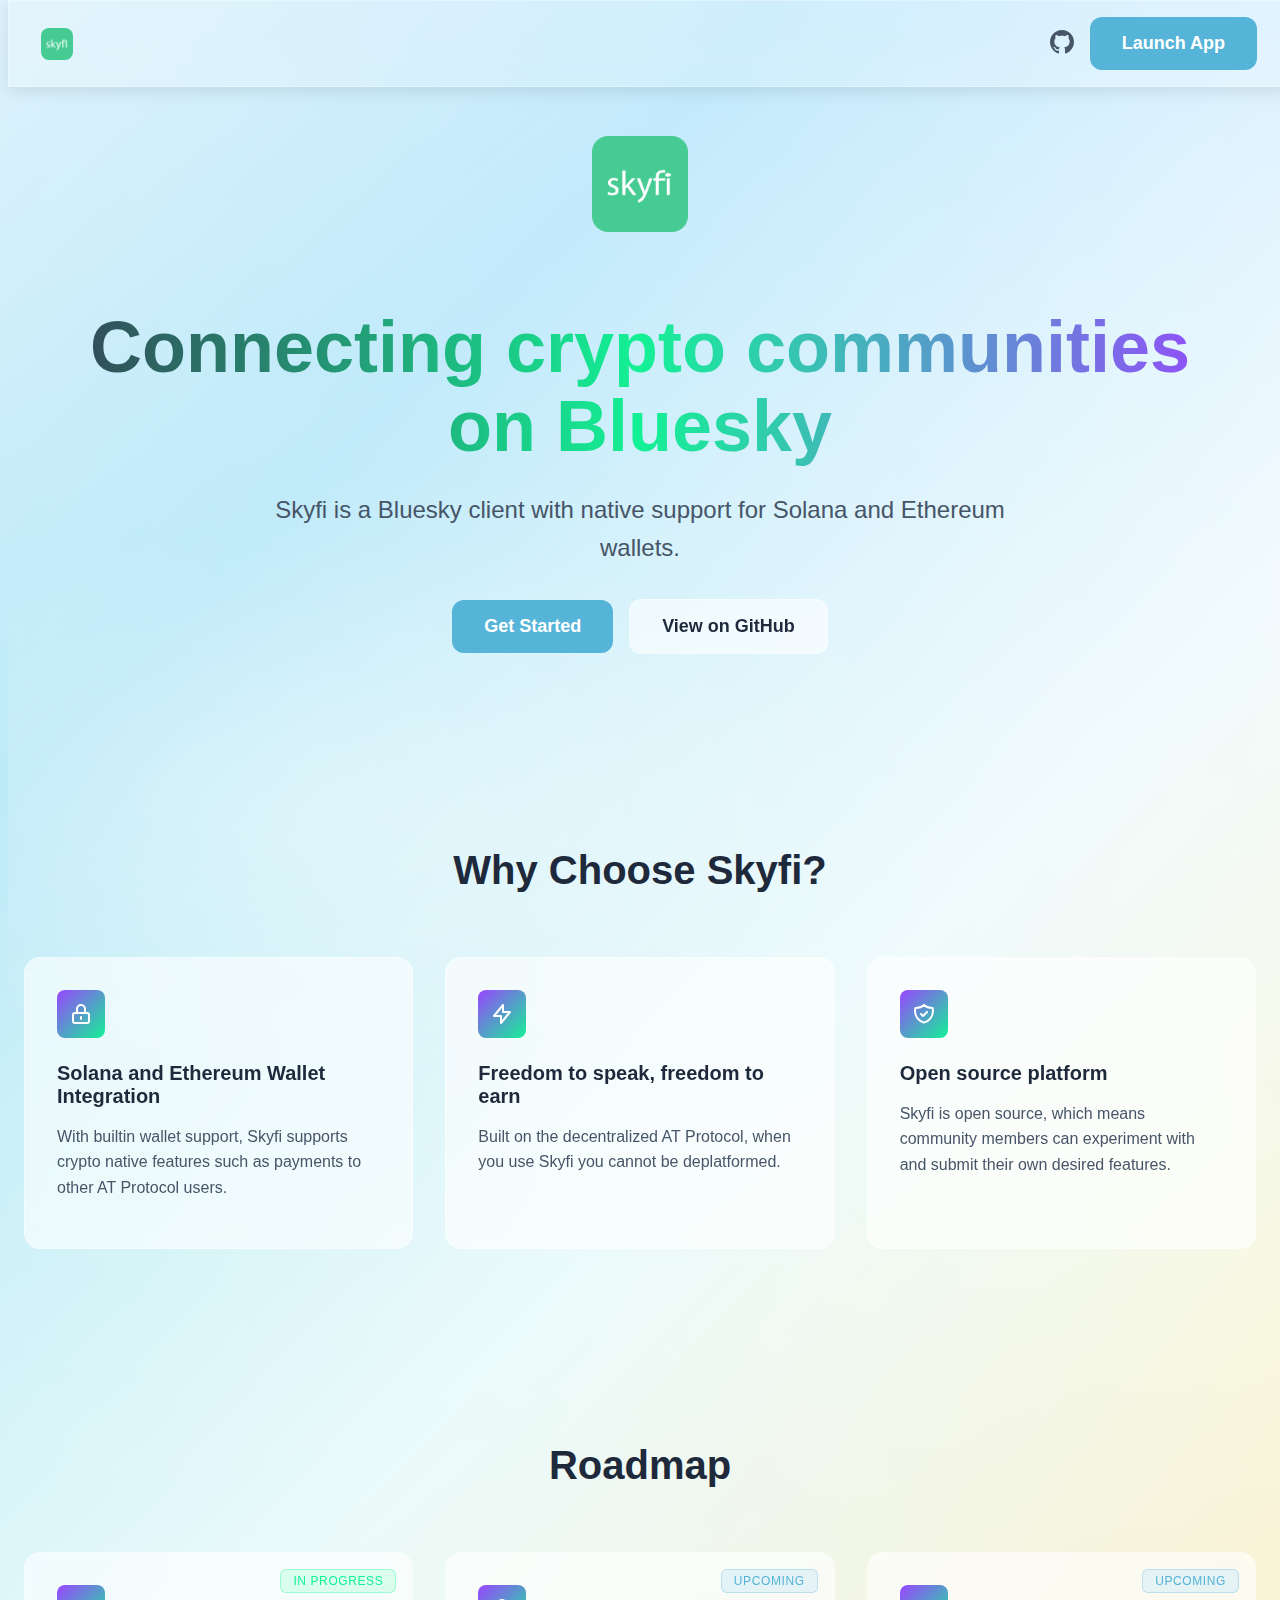
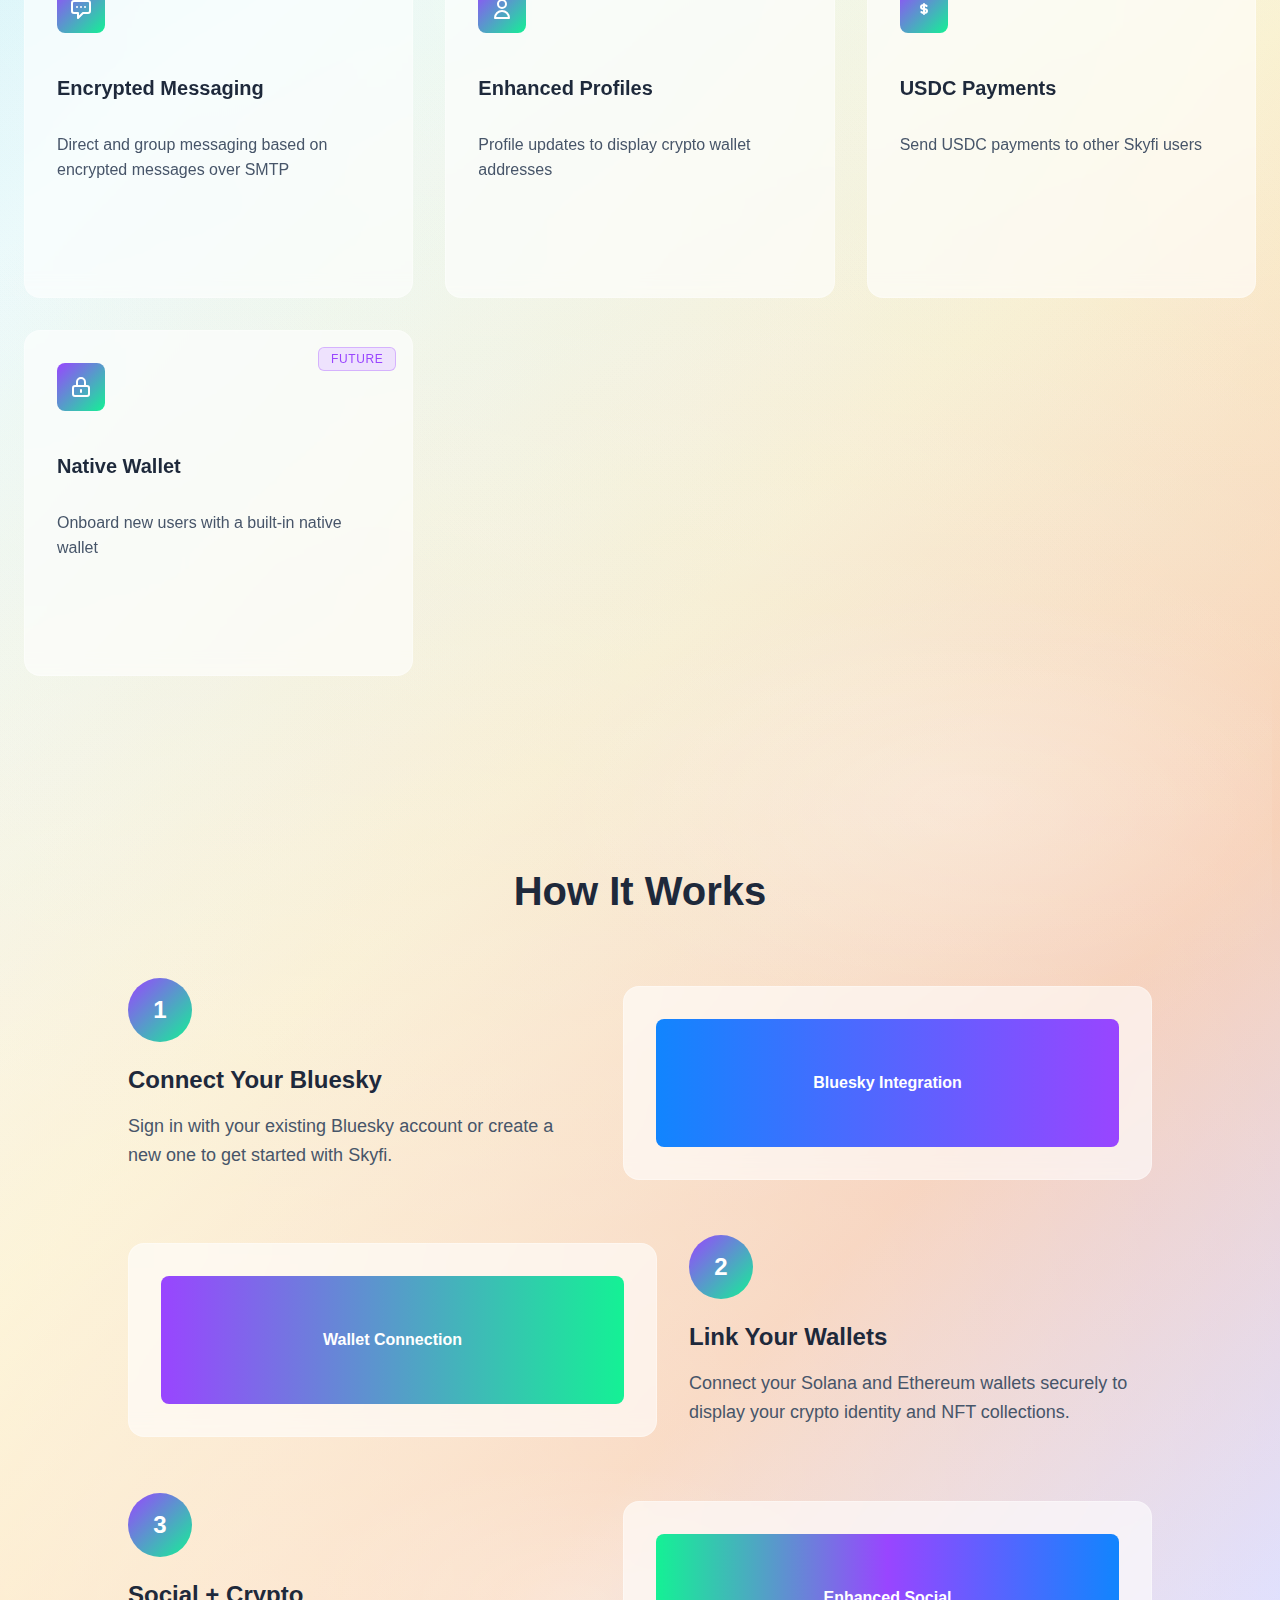
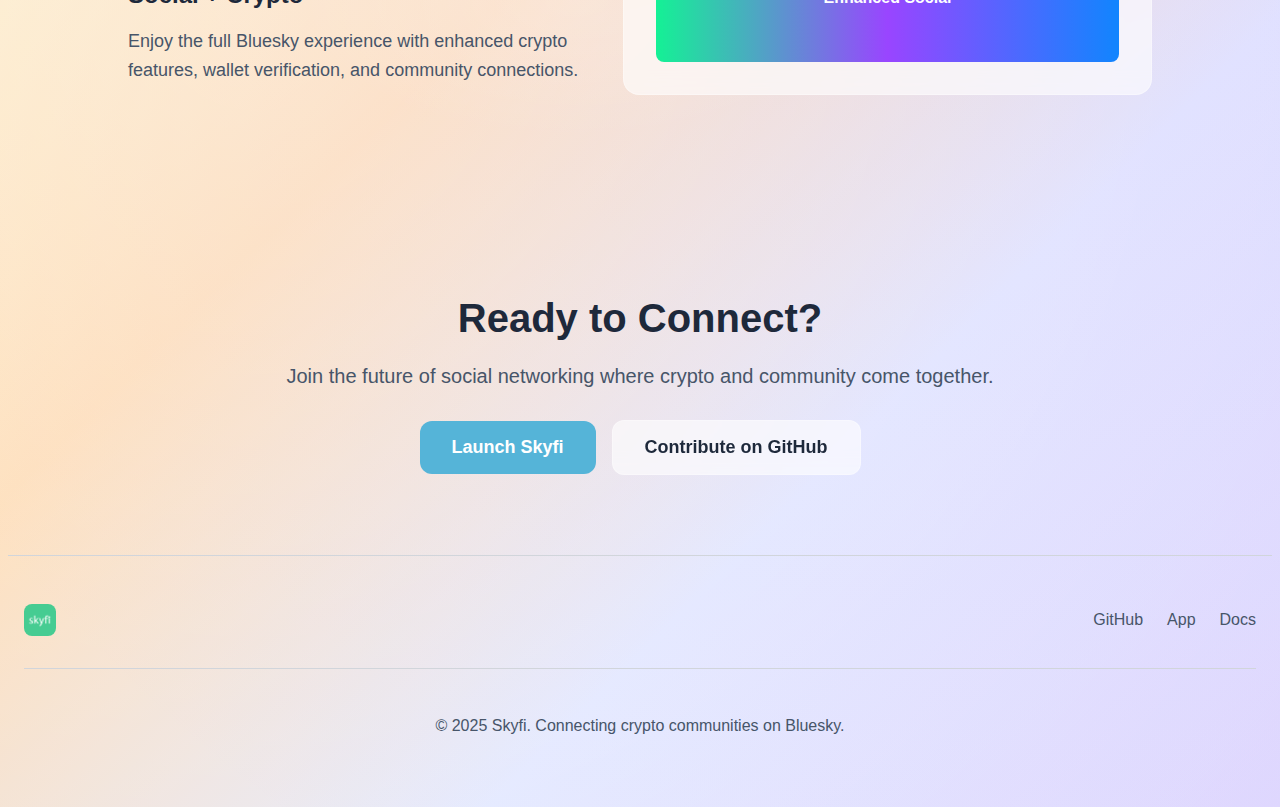
<file: skyfi.social/index.html>
<!DOCTYPE html>
<html lang="en">
<head>
    <meta charset="UTF-8">
    <meta name="viewport" content="width=device-width, initial-scale=1.0">
    <title>Skyfi - Connecting crypto communities on Bluesky</title>
    <meta name="description" content="Skyfi is a Bluesky client that seamlessly integrates your Solana and Ethereum wallets with your social profile.">
    <meta name="keywords" content="Bluesky, Solana, Ethereum, Crypto, Social, Wallet, DeFi">
    <meta property="og:title" content="Skyfi - Connecting crypto communities on Bluesky">
    <meta property="og:description" content="Connect your Solana and Ethereum wallets to your Bluesky profile with Skyfi.">
    <meta property="og:type" content="website">
    <meta property="og:url" content="https://skyfi.social">
    <link rel="canonical" href="https://skyfi.social">
    <link rel="icon" type="image/png" href="favicon.png">
    <link rel="shortcut icon" type="image/png" href="favicon.png">
    
    <link rel="stylesheet" href="styles.css">
</head>
<body class="gradient-bg">
    <!-- Navigation -->
    <nav class="nav-fixed">
        <div class="nav-container">
            <div class="nav-content">
                <div class="nav-logo">
                    <img src="skyfi_logo.png" alt="Skyfi Logo" class="nav-logo-icon">
                </div>
                <div class="nav-links">
                    <a href="https://github.com/skyfi-social" target="_blank" rel="noopener noreferrer" class="nav-link" aria-label="GitHub">
                        <svg width="24" height="24" fill="currentColor" viewBox="0 0 24 24">
                            <path d="M12 0c-6.626 0-12 5.373-12 12 0 5.302 3.438 9.8 8.207 11.387.599.111.793-.261.793-.577v-2.234c-3.338.726-4.033-1.416-4.033-1.416-.546-1.387-1.333-1.756-1.333-1.756-1.089-.745.083-.729.083-.729 1.205.084 1.839 1.237 1.839 1.237 1.07 1.834 2.807 1.304 3.492.997.107-.775.418-1.305.762-1.604-2.665-.305-5.467-1.334-5.467-5.931 0-1.311.469-2.381 1.236-3.221-.124-.303-.535-1.524.117-3.176 0 0 1.008-.322 3.301 1.23.957-.266 1.983-.399 3.003-.404 1.02.005 2.047.138 3.006.404 2.291-1.552 3.297-1.23 3.297-1.23.653 1.653.242 2.874.118 3.176.77.84 1.235 1.911 1.235 3.221 0 4.609-2.807 5.624-5.479 5.921.43.372.823 1.102.823 2.222v3.293c0 .319.192.694.801.576 4.765-1.589 8.199-6.086 8.199-11.386 0-6.627-5.373-12-12-12z"/>
                        </svg>
                    </a>
                    <a href="https://app.skyfi.social" target="_blank" rel="noopener noreferrer" class="btn-primary">
                        Launch App
                    </a>
                </div>
            </div>
        </div>
    </nav>

    <!-- Hero Section -->
    <section class="hero-section">
        <div class="hero-container">
            <div class="float-animation">
                <img src="skyfi_logo.png" alt="Skyfi Logo" class="hero-logo">
            </div>
            <h1 class="hero-title">
                Connecting crypto communities on Bluesky
            </h1>
            <p class="hero-subtitle">
                Skyfi is a Bluesky client with native support for Solana and Ethereum wallets.
            </p>
            <div class="hero-buttons">
                <a href="https://app.skyfi.social" target="_blank" rel="noopener noreferrer" class="btn-primary hover-glow">
                    Get Started
                </a>
                <a href="https://github.com/skyfi-social" target="_blank" rel="noopener noreferrer" class="btn-secondary hover-glow">
                    View on GitHub
                </a>
            </div>
        </div>
    </section>

    <!-- Features Section -->
    <section class="features-section">
        <div class="features-container">
            <h2 class="features-title">Why Choose Skyfi?</h2>
            <div class="features-grid">
                <div class="feature-card">
                    <div class="feature-icon">
                        <svg width="24" height="24" fill="none" stroke="white" stroke-width="2" viewBox="0 0 24 24">
                            <path stroke-linecap="round" stroke-linejoin="round" d="M12 15v2m-6 4h12a2 2 0 002-2v-6a2 2 0 00-2-2H6a2 2 0 00-2 2v6a2 2 0 002 2zm10-10V7a4 4 0 00-8 0v4h8z"/>
                        </svg>
                    </div>
                    <h3 class="feature-title">Solana and Ethereum Wallet Integration</h3>
                    <p class="feature-description">With builtin wallet support, Skyfi supports crypto native features such as payments to other AT Protocol users.
                </div>
                <div class="feature-card">
                    <div class="feature-icon">
                        <svg width="24" height="24" fill="none" stroke="white" stroke-width="2" viewBox="0 0 24 24">
                            <path stroke-linecap="round" stroke-linejoin="round" d="M13 10V3L4 14h7v7l9-11h-7z"/>
                        </svg>
                    </div>
                    <h3 class="feature-title">Freedom to speak, freedom to earn</h3>
                    <p class="feature-description">Built on the decentralized AT Protocol, when you use Skyfi you cannot be deplatformed.</p>
                </div>
                <div class="feature-card">
                    <div class="feature-icon">
                        <svg width="24" height="24" fill="none" stroke="white" stroke-width="2" viewBox="0 0 24 24">
                            <path stroke-linecap="round" stroke-linejoin="round" d="M9 12l2 2 4-4m5.618-4.016A11.955 11.955 0 0112 2.944a11.955 11.955 0 01-8.618 3.04A12.02 12.02 0 003 9c0 5.591 3.824 10.29 9 11.622 5.176-1.332 9-6.03 9-11.622 0-1.042-.133-2.052-.382-3.016z"/>
                        </svg>
                    </div>
                    <h3 class="feature-title">Open source platform</h3>
                    <p class="feature-description">Skyfi is open source, which means community members can experiment with and submit their own desired features.</p>
                </div>
            </div>
        </div>
    </section>

    <!-- Roadmap Section -->
    <section class="roadmap-section">
        <div class="roadmap-container">
            <h2 class="roadmap-title">Roadmap</h2>
            <div class="roadmap-grid">
                <div class="roadmap-card">
                    <div class="roadmap-icon">
                        <svg width="24" height="24" fill="none" stroke="white" stroke-width="2" viewBox="0 0 24 24">
                            <path stroke-linecap="round" stroke-linejoin="round" d="M8 10h.01M12 10h.01M16 10h.01M9 16H5a2 2 0 01-2-2V6a2 2 0 012-2h14a2 2 0 012 2v8a2 2 0 01-2 2h-5l-5 5v-5z"/>
                        </svg>
                    </div>
                    <h3 class="roadmap-item-title">Encrypted Messaging</h3>
                    <p class="roadmap-item-description">Direct and group messaging based on encrypted messages over SMTP</p>
                    <span class="roadmap-status in-progress">In Progress</span>
                </div>
                <div class="roadmap-card">
                    <div class="roadmap-icon">
                        <svg width="24" height="24" fill="none" stroke="white" stroke-width="2" viewBox="0 0 24 24">
                            <path stroke-linecap="round" stroke-linejoin="round" d="M16 7a4 4 0 11-8 0 4 4 0 018 0zM12 14a7 7 0 00-7 7h14a7 7 0 00-7-7z"/>
                        </svg>
                    </div>
                    <h3 class="roadmap-item-title">Enhanced Profiles</h3>
                    <p class="roadmap-item-description">Profile updates to display crypto wallet addresses</p>
                    <span class="roadmap-status upcoming">Upcoming</span>
                </div>
                <div class="roadmap-card">
                    <div class="roadmap-icon">
                        <svg width="24" height="24" fill="none" stroke="white" stroke-width="2" viewBox="0 0 24 24">
                            <path stroke-linecap="round" stroke-linejoin="round" d="M12 8c-1.657 0-3 .895-3 2s1.343 2 3 2 3 .895 3 2-1.343 2-3 2m0-8c1.11 0 2.08.402 2.599 1M12 8V7m0 1v8m0 0v1m0-1c-1.11 0-2.08-.402-2.599-1"/>
                        </svg>
                    </div>
                    <h3 class="roadmap-item-title">USDC Payments</h3>
                    <p class="roadmap-item-description">Send USDC payments to other Skyfi users</p>
                    <span class="roadmap-status upcoming">Upcoming</span>
                </div>
                <div class="roadmap-card">
                    <div class="roadmap-icon">
                        <svg width="24" height="24" fill="none" stroke="white" stroke-width="2" viewBox="0 0 24 24">
                            <path stroke-linecap="round" stroke-linejoin="round" d="M12 15v2m-6 4h12a2 2 0 002-2v-6a2 2 0 00-2-2H6a2 2 0 00-2 2v6a2 2 0 002 2zm10-10V7a4 4 0 00-8 0v4h8z"/>
                        </svg>
                    </div>
                    <h3 class="roadmap-item-title">Native Wallet</h3>
                    <p class="roadmap-item-description">Onboard new users with a built-in native wallet</p>
                    <span class="roadmap-status future">Future</span>
                </div>
            </div>
        </div>
    </section>

    <!-- How It Works -->
    <section class="how-it-works-section">
        <div class="how-it-works-container">
            <h2 class="how-it-works-title">How It Works</h2>
            <div class="steps-container">
                <div class="step">
                    <div class="step-content">
                        <div class="step-number">
                            <span>1</span>
                        </div>
                        <h3 class="step-title">Connect Your Bluesky</h3>
                        <p class="step-description">Sign in with your existing Bluesky account or create a new one to get started with Skyfi.</p>
                    </div>
                    <div class="step-visual">
                        <div class="step-visual-content step-visual-1">
                            <span>Bluesky Integration</span>
                        </div>
                    </div>
                </div>
                <div class="step">
                    <div class="step-content">
                        <div class="step-number">
                            <span>2</span>
                        </div>
                        <h3 class="step-title">Link Your Wallets</h3>
                        <p class="step-description">Connect your Solana and Ethereum wallets securely to display your crypto identity and NFT collections.</p>
                    </div>
                    <div class="step-visual">
                        <div class="step-visual-content step-visual-2">
                            <span>Wallet Connection</span>
                        </div>
                    </div>
                </div>
                <div class="step">
                    <div class="step-content">
                        <div class="step-number">
                            <span>3</span>
                        </div>
                        <h3 class="step-title">Social + Crypto</h3>
                        <p class="step-description">Enjoy the full Bluesky experience with enhanced crypto features, wallet verification, and community connections.</p>
                    </div>
                    <div class="step-visual">
                        <div class="step-visual-content step-visual-3">
                            <span>Enhanced Social</span>
                        </div>
                    </div>
                </div>
            </div>
        </div>
    </section>

    <!-- CTA Section -->
    <section class="cta-section">
        <div class="cta-container">
            <h2 class="cta-title">Ready to Connect?</h2>
            <p class="cta-subtitle">Join the future of social networking where crypto and community come together.</p>
            <div class="cta-buttons">
                <a href="https://app.skyfi.social" target="_blank" rel="noopener noreferrer" class="btn-primary hover-glow">
                    Launch Skyfi
                </a>
                <a href="https://github.com/skyfi-social" target="_blank" rel="noopener noreferrer" class="btn-secondary hover-glow">
                    Contribute on GitHub
                </a>
            </div>
        </div>
    </section>

    <!-- Footer -->
    <footer class="footer">
        <div class="footer-container">
            <div class="footer-content">
                <div class="footer-logo">
                    <img src="skyfi_logo.png" alt="Skyfi Logo" class="footer-logo-icon">
                </div>
                <div class="footer-links">
                    <a href="https://github.com/skyfi-social" target="_blank" rel="noopener noreferrer" class="footer-link">
                        GitHub
                    </a>
                    <a href="https://app.skyfi.social" target="_blank" rel="noopener noreferrer" class="footer-link">
                        App
                    </a>
                    <a href="#" class="footer-link">
                        Docs
                    </a>
                </div>
            </div>
            <div class="footer-bottom">
                <p>&copy; 2025 Skyfi. Connecting crypto communities on Bluesky.</p>
            </div>
        </div>
    </footer>

    <script>
        // Smooth scrolling for anchor links
        document.querySelectorAll('a[href^="#"]').forEach(anchor => {
            anchor.addEventListener('click', function (e) {
                e.preventDefault();
                const target = document.querySelector(this.getAttribute('href'));
                if (target) {
                    target.scrollIntoView({
                        behavior: 'smooth'
                    });
                }
            });
        });

        // Add scroll effect to navigation
        window.addEventListener('scroll', () => {
            const nav = document.querySelector('nav');
            if (window.scrollY > 100) {
                nav.style.background = 'rgba(255, 255, 255, 0.4)';
            } else {
                nav.style.background = 'rgba(255, 255, 255, 0.3)';
            }
        });
    </script>
</body>
</html>
</file>
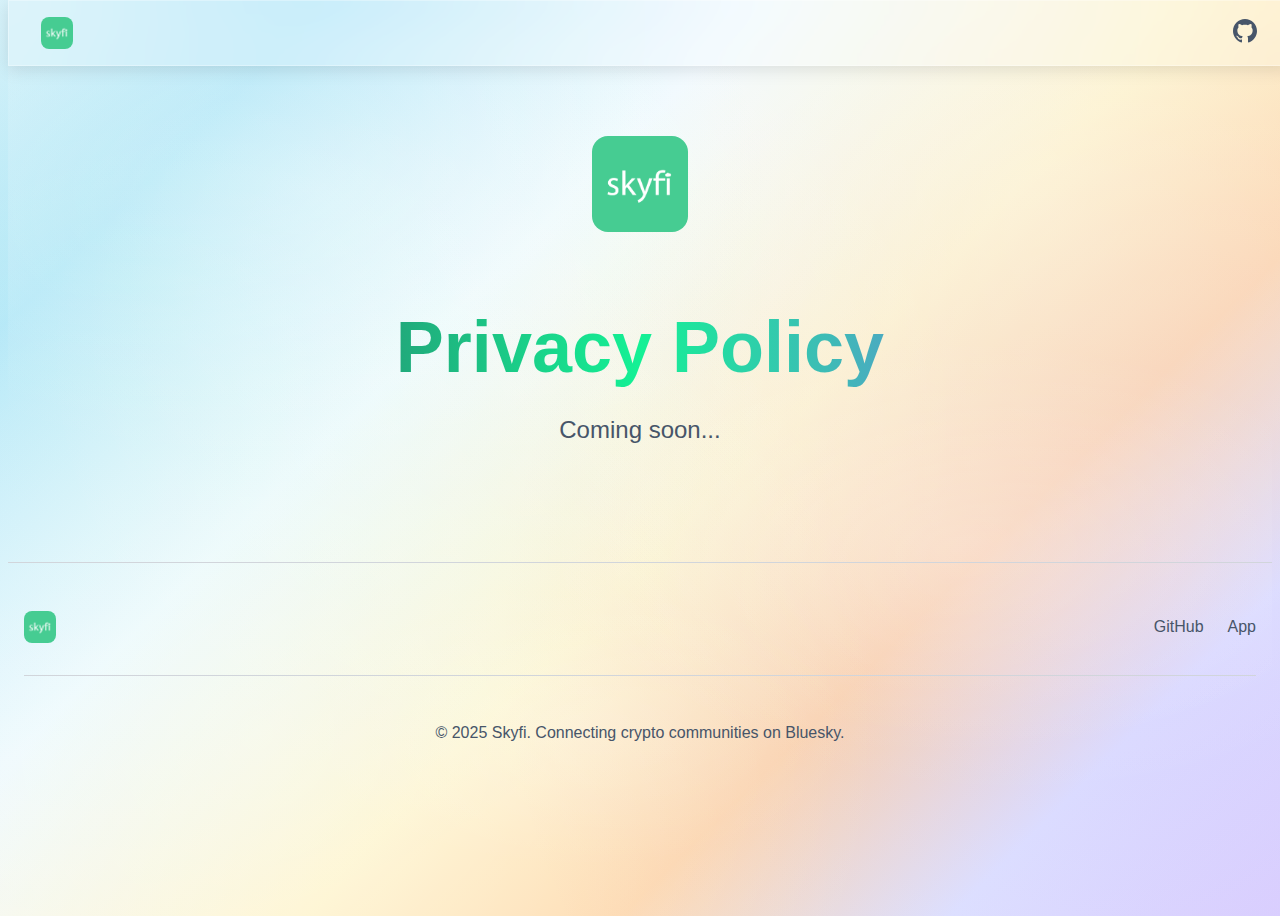
<file: skyfi.social/privacy-policy.html>
<!DOCTYPE html>
<html lang="en">
<head>
    <meta charset="UTF-8">
    <meta name="viewport" content="width=device-width, initial-scale=1.0">
    <title>Terms of Service - Skyfi</title>
    <meta name="description" content="Terms of Service for Skyfi - Connecting crypto communities on Bluesky">
    <meta name="keywords" content="Bluesky, Solana, Ethereum, Crypto, Social, Wallet, DeFi, Terms of Service">
    <meta property="og:title" content="Terms of Service - Skyfi">
    <meta property="og:description" content="Terms of Service for Skyfi - Connecting crypto communities on Bluesky">
    <meta property="og:type" content="website">
    <meta property="og:url" content="https://skyfi.social/tos">
    <link rel="canonical" href="https://skyfi.social/tos">
    
    <link rel="stylesheet" href="styles.css">
</head>
<body class="gradient-bg">
    <!-- Navigation -->
    <nav class="nav-fixed">
        <div class="nav-container">
            <div class="nav-content">
                <div class="nav-logo">
                    <img src="skyfi_logo.png" alt="Skyfi Logo" class="nav-logo-icon">
                </div>
                <div class="nav-links">
                    <a href="https://github.com/skyfi-social" target="_blank" rel="noopener noreferrer" class="nav-link" aria-label="GitHub">
                        <svg width="24" height="24" fill="currentColor" viewBox="0 0 24 24">
                            <path d="M12 0c-6.626 0-12 5.373-12 12 0 5.302 3.438 9.8 8.207 11.387.599.111.793-.261.793-.577v-2.234c-3.338.726-4.033-1.416-4.033-1.416-.546-1.387-1.333-1.756-1.333-1.756-1.089-.745.083-.729.083-.729 1.205.084 1.839 1.237 1.839 1.237 1.07 1.834 2.807 1.304 3.492.997.107-.775.418-1.305.762-1.604-2.665-.305-5.467-1.334-5.467-5.931 0-1.311.469-2.381 1.236-3.221-.124-.303-.535-1.524.117-3.176 0 0 1.008-.322 3.301 1.23.957-.266 1.983-.399 3.003-.404 1.02.005 2.047.138 3.006.404 2.291-1.552 3.297-1.23 3.297-1.23.653 1.653.242 2.874.118 3.176.77.84 1.235 1.911 1.235 3.221 0 4.609-2.807 5.624-5.479 5.921.43.372.823 1.102.823 2.222v3.293c0 .319.192.694.801.576 4.765-1.589 8.199-6.086 8.199-11.386 0-6.627-5.373-12-12-12z"/>
                        </svg>
                    </a>
                </div>
            </div>
        </div>
    </nav>

    <!-- Privacy Policy Section -->
    <section class="hero-section">
        <div class="hero-container">
            <div class="float-animation">
                <img src="skyfi_logo.png" alt="Skyfi Logo" class="hero-logo">
            </div>
            <h1 class="hero-title">
                Privacy Policy
            </h1>
            <p class="hero-subtitle">
                Coming soon...
            </p>
        </div>
    </section>

    <!-- Footer -->
    <footer class="footer">
        <div class="footer-container">
            <div class="footer-content">
                <div class="footer-logo">
                    <img src="skyfi_logo.png" alt="Skyfi Logo" class="footer-logo-icon">
                </div>
                <div class="footer-links">
                    <a href="https://github.com/skyfi-social" target="_blank" rel="noopener noreferrer" class="footer-link">
                        GitHub
                    </a>
                    <a href="https://app.skyfi.social" target="_blank" rel="noopener noreferrer" class="footer-link">
                        App
                    </a>
                </div>
            </div>
            <div class="footer-bottom">
                <p>&copy; 2025 Skyfi. Connecting crypto communities on Bluesky.</p>
            </div>
        </div>
    </footer>

    <script>
        // Smooth scrolling for anchor links
        document.querySelectorAll('a[href^="#"]').forEach(anchor => {
            anchor.addEventListener('click', function (e) {
                e.preventDefault();
                const target = document.querySelector(this.getAttribute('href'));
                if (target) {
                    target.scrollIntoView({
                        behavior: 'smooth'
                    });
                }
            });
        });

        // Add scroll effect to navigation
        window.addEventListener('scroll', () => {
            const nav = document.querySelector('nav');
            if (window.scrollY > 100) {
                nav.style.background = 'rgba(255, 255, 255, 0.4)';
            } else {
                nav.style.background = 'rgba(255, 255, 255, 0.3)';
            }
        });
    </script>
</body>
</html>
</file>
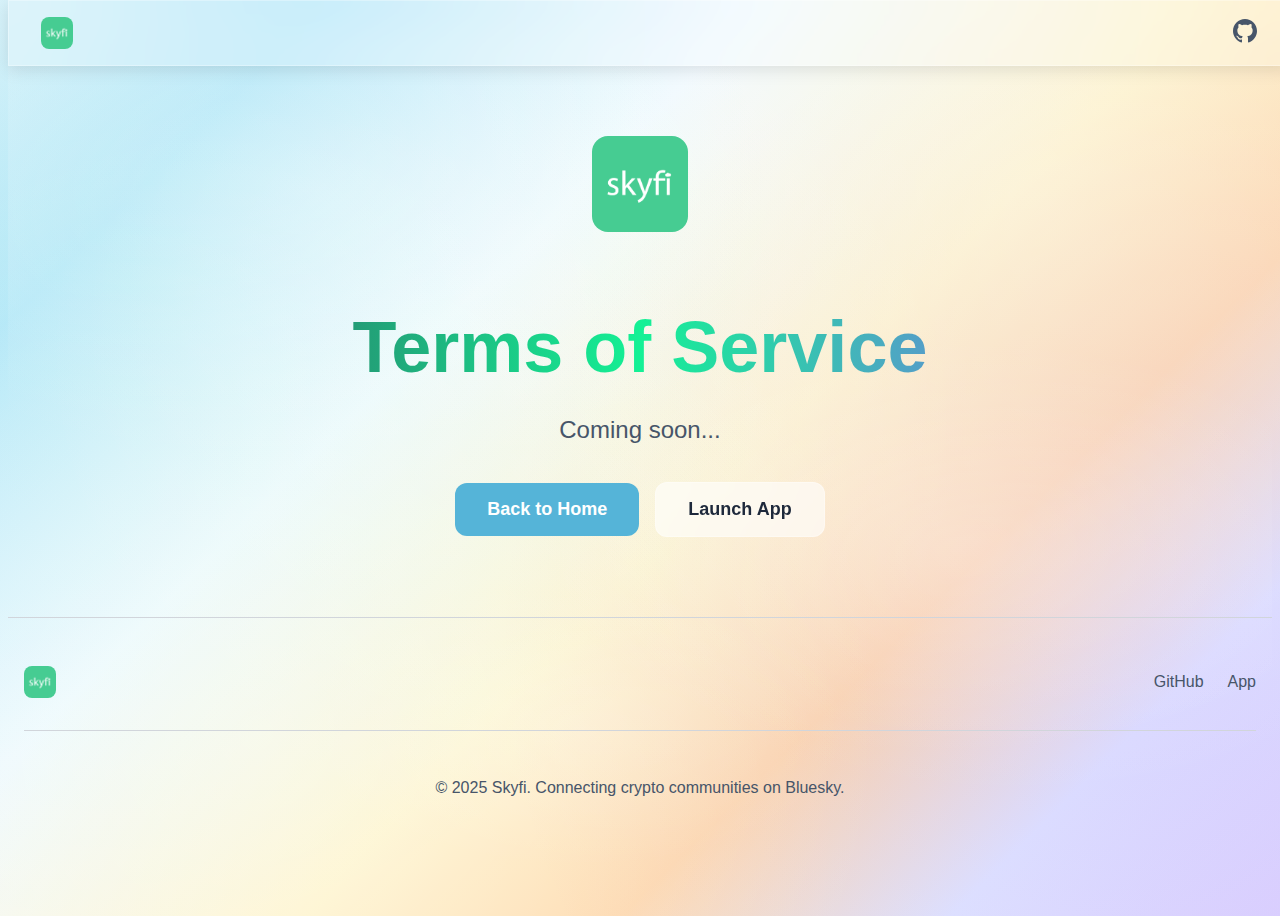
<file: skyfi.social/tos.html>
<!DOCTYPE html>
<html lang="en">
<head>
    <meta charset="UTF-8">
    <meta name="viewport" content="width=device-width, initial-scale=1.0">
    <title>Terms of Service - Skyfi</title>
    <meta name="description" content="Terms of Service for Skyfi - Connecting crypto communities on Bluesky">
    <meta name="keywords" content="Bluesky, Solana, Ethereum, Crypto, Social, Wallet, DeFi, Terms of Service">
    <meta property="og:title" content="Terms of Service - Skyfi">
    <meta property="og:description" content="Terms of Service for Skyfi - Connecting crypto communities on Bluesky">
    <meta property="og:type" content="website">
    <meta property="og:url" content="https://skyfi.social/tos">
    <link rel="canonical" href="https://skyfi.social/tos">
    
    <link rel="stylesheet" href="styles.css">
</head>
<body class="gradient-bg">
    <!-- Navigation -->
    <nav class="nav-fixed">
        <div class="nav-container">
            <div class="nav-content">
                <div class="nav-logo">
                    <img src="skyfi_logo.png" alt="Skyfi Logo" class="nav-logo-icon">
                </div>
                <div class="nav-links">
                    <a href="https://github.com/skyfi-social" target="_blank" rel="noopener noreferrer" class="nav-link" aria-label="GitHub">
                        <svg width="24" height="24" fill="currentColor" viewBox="0 0 24 24">
                            <path d="M12 0c-6.626 0-12 5.373-12 12 0 5.302 3.438 9.8 8.207 11.387.599.111.793-.261.793-.577v-2.234c-3.338.726-4.033-1.416-4.033-1.416-.546-1.387-1.333-1.756-1.333-1.756-1.089-.745.083-.729.083-.729 1.205.084 1.839 1.237 1.839 1.237 1.07 1.834 2.807 1.304 3.492.997.107-.775.418-1.305.762-1.604-2.665-.305-5.467-1.334-5.467-5.931 0-1.311.469-2.381 1.236-3.221-.124-.303-.535-1.524.117-3.176 0 0 1.008-.322 3.301 1.23.957-.266 1.983-.399 3.003-.404 1.02.005 2.047.138 3.006.404 2.291-1.552 3.297-1.23 3.297-1.23.653 1.653.242 2.874.118 3.176.77.84 1.235 1.911 1.235 3.221 0 4.609-2.807 5.624-5.479 5.921.43.372.823 1.102.823 2.222v3.293c0 .319.192.694.801.576 4.765-1.589 8.199-6.086 8.199-11.386 0-6.627-5.373-12-12-12z"/>
                        </svg>
                    </a>
                </div>
            </div>
        </div>
    </nav>

    <!-- Terms of Service Section -->
    <section class="hero-section">
        <div class="hero-container">
            <div class="float-animation">
                <img src="skyfi_logo.png" alt="Skyfi Logo" class="hero-logo">
            </div>
            <h1 class="hero-title">
                Terms of Service
            </h1>
            <p class="hero-subtitle">
                Coming soon...
            </p>
            <div class="hero-buttons">
                <a href="/" class="btn-primary hover-glow">
                    Back to Home
                </a>
                <a href="https://app.skyfi.social" target="_blank" rel="noopener noreferrer" class="btn-secondary hover-glow">
                    Launch App
                </a>
            </div>
        </div>
    </section>

    <!-- Footer -->
    <footer class="footer">
        <div class="footer-container">
            <div class="footer-content">
                <div class="footer-logo">
                    <img src="skyfi_logo.png" alt="Skyfi Logo" class="footer-logo-icon">
                </div>
                <div class="footer-links">
                    <a href="https://github.com/skyfi-social" target="_blank" rel="noopener noreferrer" class="footer-link">
                        GitHub
                    </a>
                    <a href="https://app.skyfi.social" target="_blank" rel="noopener noreferrer" class="footer-link">
                        App
                    </a>
                </div>
            </div>
            <div class="footer-bottom">
                <p>&copy; 2025 Skyfi. Connecting crypto communities on Bluesky.</p>
            </div>
        </div>
    </footer>

    <script>
        // Smooth scrolling for anchor links
        document.querySelectorAll('a[href^="#"]').forEach(anchor => {
            anchor.addEventListener('click', function (e) {
                e.preventDefault();
                const target = document.querySelector(this.getAttribute('href'));
                if (target) {
                    target.scrollIntoView({
                        behavior: 'smooth'
                    });
                }
            });
        });

        // Add scroll effect to navigation
        window.addEventListener('scroll', () => {
            const nav = document.querySelector('nav');
            if (window.scrollY > 100) {
                nav.style.background = 'rgba(255, 255, 255, 0.4)';
            } else {
                nav.style.background = 'rgba(255, 255, 255, 0.3)';
            }
        });
    </script>
</body>
</html>
</file>
<file: skyfi.social/styles.css>
/* Skyfi - Main Stylesheet */

/* Self-hosted fonts or system font stack */

/* CSS Variables */
:root {
    --solana-purple: #9945FF;
    --solana-green: #14F195;
    --solana-dark: #0D0E1A;
    --bluesky: #1185fe;
    --text-dark: #1e293b;
    --text-dark-secondary: #475569;
    --skyfi-blue: #55b4d8;
}

/* Base styles */
body {
    font-family: -apple-system, BlinkMacSystemFont, 'Segoe UI', Roboto, 'Helvetica Neue', Arial, sans-serif;
    color: var(--text-dark);
}

/* Background gradients */
.gradient-bg {
    background: 
        /* Subtle cloud texture overlay */
        radial-gradient(circle at 20% 80%, rgba(255, 255, 255, 0.4) 0%, transparent 50%),
        radial-gradient(circle at 80% 20%, rgba(255, 255, 255, 0.3) 0%, transparent 50%),
        radial-gradient(circle at 40% 40%, rgba(255, 255, 255, 0.2) 0%, transparent 50%),
        radial-gradient(circle at 90% 70%, rgba(153, 69, 255, 0.1) 0%, transparent 50%),
        radial-gradient(circle at 10% 30%, rgba(20, 241, 149, 0.08) 0%, transparent 50%),
        /* Main sky gradient - dawn/dusk inspired */
        linear-gradient(135deg, 
            #e0f2fe 0%,    /* Light sky blue */
            #bae6fd 15%,   /* Soft blue */
            #f0f9ff 35%,   /* Almost white */
            #fef3c7 55%,   /* Warm cream */
            #fed7aa 70%,   /* Soft peach */
            #e0e7ff 85%,   /* Light lavender */
            #ddd6fe 100%   /* Soft purple */
        );
    min-height: 100vh;
    position: relative;
}

.purple-gradient {
    background: linear-gradient(135deg, var(--solana-purple) 0%, var(--solana-green) 100%);
}

/* Glass morphism effects */
.glass-effect {
    backdrop-filter: blur(20px);
    background: rgba(255, 255, 255, 0.25);
    border: 1px solid rgba(255, 255, 255, 0.3);
    box-shadow: 0 8px 32px rgba(0, 0, 0, 0.1);
}

.section-bg {
    background: rgba(255, 255, 255, 0.4);
    backdrop-filter: blur(15px);
    box-shadow: 0 4px 16px rgba(0, 0, 0, 0.1);
}

/* Interactive effects */
.hover-glow {
    transition: all 0.3s ease;
}

.hover-glow:hover {
    box-shadow: 0 0 30px rgba(153, 69, 255, 0.3), 0 8px 32px rgba(0, 0, 0, 0.15);
    transform: translateY(-2px);
}

/* Floating cloud animation */
.gradient-bg::before {
    content: '';
    position: absolute;
    top: 0;
    left: 0;
    right: 0;
    bottom: 0;
    background: 
        radial-gradient(ellipse 800px 400px at 25% 20%, rgba(255, 255, 255, 0.3) 0%, transparent 70%),
        radial-gradient(ellipse 600px 300px at 75% 60%, rgba(255, 255, 255, 0.25) 0%, transparent 70%),
        radial-gradient(ellipse 400px 200px at 45% 80%, rgba(255, 255, 255, 0.2) 0%, transparent 70%);
    animation: cloudFloat 20s ease-in-out infinite;
    pointer-events: none;
    z-index: 1;
}

.gradient-bg > * {
    position: relative;
    z-index: 2;
}

/* Animations */
.float-animation {
    animation: float 6s ease-in-out infinite;
}

@keyframes float {
    0%, 100% { 
        transform: translateY(0px); 
    }
    50% { 
        transform: translateY(-10px); 
    }
}

@keyframes cloudFloat {
    0%, 100% {
        transform: translate(0px, 0px) scale(1);
        opacity: 0.6;
    }
    33% {
        transform: translate(10px, -5px) scale(1.02);
        opacity: 0.8;
    }
    66% {
        transform: translate(-8px, 3px) scale(0.98);
        opacity: 0.7;
    }
}

/* Text colors */
.text-dark {
    color: var(--text-dark);
}

.text-dark-secondary {
    color: var(--text-dark-secondary);
}

/* Button styles */
.btn-primary {
    background-color: var(--skyfi-blue);
    color: white;
    padding: 1rem 2rem;
    border-radius: 0.75rem;
    font-weight: 600;
    font-size: 1.125rem;
    text-decoration: none;
    display: inline-block;
    transition: all 0.3s ease;
}

.btn-primary:hover {
    background-color: rgba(153, 69, 255, 0.8);
}

.btn-secondary {
    background: rgba(255, 255, 255, 0.6);
    backdrop-filter: blur(10px);
    color: var(--text-dark);
    padding: 1rem 2rem;
    border-radius: 0.75rem;
    font-weight: 600;
    font-size: 1.125rem;
    text-decoration: none;
    display: inline-block;
    border: 1px solid rgba(255, 255, 255, 0.3);
    transition: all 0.3s ease;
}

.btn-secondary:hover {
    background: rgba(255, 255, 255, 0.4);
}

/* Navigation styles */
.nav-fixed {
    position: fixed;
    top: 0;
    width: 100%;
    z-index: 50;
    backdrop-filter: blur(20px);
    background: rgba(255, 255, 255, 0.2);
    border: 1px solid rgba(255, 255, 255, 0.3);
    box-shadow: 0 4px 16px rgba(0, 0, 0, 0.1);
}

.nav-container {
    max-width: 80rem;
    margin: 0 auto;
    padding: 0 1rem;
}

.nav-content {
    display: flex;
    justify-content: space-between;
    align-items: center;
    padding: 1rem 0;
}

.nav-logo {
    display: flex;
    align-items: center;
    gap: 0.5rem;
}

.nav-logo-icon {
    width: 2rem;
    height: 2rem;
    border-radius: 0.5rem;
    object-fit: contain;
}

.nav-logo-text {
    font-size: 1.25rem;
    font-weight: 700;
    color: var(--text-dark);
}

.nav-links {
    display: flex;
    gap: 1rem;
    align-items: center;
}

.nav-link {
    color: var(--text-dark-secondary);
    text-decoration: none;
    transition: color 0.3s ease;
}

.nav-link:hover {
    color: var(--text-dark);
}

/* Hero section */
.hero-section {
    padding: 8rem 1rem 5rem;
    text-align: center;
}

.hero-container {
    max-width: 80rem;
    margin: 0 auto;
}

.hero-logo {
    width: 6rem;
    height: 6rem;
    margin: 0 auto 1.5rem;
    border-radius: 1rem;
    object-fit: contain;
}

.hero-title {
    font-size: 3rem;
    font-weight: 700;
    margin-bottom: 1.5rem;
    background: linear-gradient(to right, #334155, var(--solana-green), var(--solana-purple));
    -webkit-background-clip: text;
    background-clip: text;
    -webkit-text-fill-color: transparent;
    line-height: 1.1;
}

.hero-subtitle {
    font-size: 1.25rem;
    color: var(--text-dark-secondary);
    margin-bottom: 2rem;
    max-width: 48rem;
    margin-left: auto;
    margin-right: auto;
    line-height: 1.6;
}

.hero-buttons {
    display: flex;
    flex-direction: column;
    gap: 1rem;
    align-items: center;
}

/* Feature cards */
.features-section {
    padding: 5rem 1rem;
}

.features-container {
    max-width: 80rem;
    margin: 0 auto;
}

.features-title {
    font-size: 2.5rem;
    font-weight: 700;
    text-align: center;
    margin-bottom: 4rem;
    color: var(--text-dark);
}

.features-grid {
    display: grid;
    gap: 2rem;
}

.feature-card {
    background: rgba(255, 255, 255, 0.6);
    backdrop-filter: blur(10px);
    padding: 2rem;
    border-radius: 1rem;
    border: 1px solid rgba(255, 255, 255, 0.3);
    transition: all 0.3s ease;
}

.feature-card:hover {
    box-shadow: 0 0 30px rgba(153, 69, 255, 0.3);
    transform: translateY(-2px);
}

.feature-icon {
    width: 3rem;
    height: 3rem;
    background: linear-gradient(135deg, var(--solana-purple) 0%, var(--solana-green) 100%);
    border-radius: 0.5rem;
    display: flex;
    align-items: center;
    justify-content: center;
    margin-bottom: 1.5rem;
}

.feature-title {
    font-size: 1.25rem;
    font-weight: 600;
    margin-bottom: 1rem;
    color: var(--text-dark);
}

.feature-description {
    color: var(--text-dark-secondary);
    line-height: 1.6;
}

/* How it works section */
.how-it-works-section {
    padding: 5rem 1rem;
}

.how-it-works-container {
    max-width: 64rem;
    margin: 0 auto;
}

.how-it-works-title {
    font-size: 2.5rem;
    font-weight: 700;
    text-align: center;
    margin-bottom: 4rem;
    color: var(--text-dark);
}

.steps-container {
    display: flex;
    flex-direction: column;
    gap: 3rem;
}

.step {
    display: flex;
    flex-direction: column;
    align-items: center;
    gap: 2rem;
}

.step-content {
    flex: 1;
}

.step-number {
    width: 4rem;
    height: 4rem;
    background: linear-gradient(135deg, var(--solana-purple) 0%, var(--solana-green) 100%);
    border-radius: 50%;
    display: flex;
    align-items: center;
    justify-content: center;
    font-size: 1.5rem;
    font-weight: 700;
    color: white;
    margin-bottom: 1rem;
}

.step-title {
    font-size: 1.5rem;
    font-weight: 600;
    margin-bottom: 1rem;
    color: var(--text-dark);
}

.step-description {
    font-size: 1.125rem;
    color: var(--text-dark-secondary);
    line-height: 1.6;
}

.step-visual {
    flex: 1;
    background: rgba(255, 255, 255, 0.6);
    backdrop-filter: blur(10px);
    padding: 2rem;
    border-radius: 1rem;
    border: 1px solid rgba(255, 255, 255, 0.3);
}

.step-visual-content {
    width: 100%;
    height: 8rem;
    border-radius: 0.5rem;
    display: flex;
    align-items: center;
    justify-content: center;
    color: white;
    font-weight: 600;
}

.step-visual-1 {
    background: linear-gradient(to right, var(--bluesky), var(--solana-purple));
}

.step-visual-2 {
    background: linear-gradient(to right, var(--solana-purple), var(--solana-green));
}

.step-visual-3 {
    background: linear-gradient(to right, var(--solana-green), var(--solana-purple), var(--bluesky));
}

/* Roadmap section */
.roadmap-section {
    padding: 5rem 1rem;
}

.roadmap-container {
    max-width: 80rem;
    margin: 0 auto;
}

.roadmap-title {
    font-size: 2.5rem;
    font-weight: 700;
    text-align: center;
    margin-bottom: 4rem;
    color: var(--text-dark);
}

.roadmap-grid {
    display: grid;
    gap: 2rem;
    grid-template-columns: repeat(auto-fit, minmax(300px, 1fr));
}

.roadmap-card {
    background: rgba(255, 255, 255, 0.6);
    backdrop-filter: blur(10px);
    padding: 2rem;
    border-radius: 1rem;
    border: 1px solid rgba(255, 255, 255, 0.3);
    transition: all 0.3s ease;
    position: relative;
    min-height: 280px;
    display: flex;
    flex-direction: column;
}

.roadmap-card:hover {
    box-shadow: 0 0 30px rgba(153, 69, 255, 0.3);
    transform: translateY(-2px);
}

.roadmap-icon {
    width: 3rem;
    height: 3rem;
    background: linear-gradient(135deg, var(--solana-purple) 0%, var(--solana-green) 100%);
    border-radius: 0.5rem;
    display: flex;
    align-items: center;
    justify-content: center;
    margin-bottom: 1.5rem;
}

.roadmap-item-title {
    font-size: 1.25rem;
    font-weight: 600;
    margin-bottom: 1rem;
    color: var(--text-dark);
}

.roadmap-item-description {
    color: var(--text-dark-secondary);
    line-height: 1.6;
    flex-grow: 1;
    margin-bottom: 1.5rem;
}

.roadmap-status {
    position: absolute;
    top: 1rem;
    right: 1rem;
    font-size: 0.75rem;
    font-weight: 500;
    text-transform: uppercase;
    letter-spacing: 0.05em;
    padding: 0.25rem 0.75rem;
    border-radius: 0.375rem;
    backdrop-filter: blur(10px);
    border: 1px solid rgba(255, 255, 255, 0.2);
}

.roadmap-status.in-progress {
    background: rgba(20, 241, 149, 0.15);
    color: var(--solana-green);
    border-color: rgba(20, 241, 149, 0.3);
}

.roadmap-status.upcoming {
    background: rgba(85, 180, 216, 0.15);
    color: var(--skyfi-blue);
    border-color: rgba(85, 180, 216, 0.3);
}

.roadmap-status.future {
    background: rgba(153, 69, 255, 0.15);
    color: var(--solana-purple);
    border-color: rgba(153, 69, 255, 0.3);
}

/* CTA section */
.cta-section {
    padding: 5rem 1rem;
}

.cta-container {
    max-width: 56rem;
    margin: 0 auto;
    text-align: center;
}

.cta-title {
    font-size: 2.5rem;
    font-weight: 700;
    margin-bottom: 1.5rem;
    color: var(--text-dark);
}

.cta-subtitle {
    font-size: 1.25rem;
    color: var(--text-dark-secondary);
    margin-bottom: 2rem;
}

.cta-buttons {
    display: flex;
    flex-direction: column;
    gap: 1rem;
    align-items: center;
}

/* Footer */
.footer {
    padding: 3rem 1rem;
    border-top: 1px solid #d1d5db;
}

.footer-container {
    max-width: 80rem;
    margin: 0 auto;
}

.footer-content {
    display: flex;
    flex-direction: column;
    justify-content: space-between;
    align-items: center;
}

.footer-logo {
    display: flex;
    align-items: center;
    gap: 0.5rem;
    margin-bottom: 1rem;
}

.footer-logo-icon {
    width: 2rem;
    height: 2rem;
    border-radius: 0.5rem;
    object-fit: contain;
}

.footer-logo-text {
    font-size: 1.25rem;
    font-weight: 700;
    color: var(--text-dark);
}

.footer-links {
    display: flex;
    gap: 1.5rem;
}

.footer-link {
    color: var(--text-dark-secondary);
    text-decoration: none;
    transition: color 0.3s ease;
}

.footer-link:hover {
    color: var(--text-dark);
}

.footer-bottom {
    margin-top: 2rem;
    padding-top: 2rem;
    border-top: 1px solid #d1d5db;
    text-align: center;
    color: var(--text-dark-secondary);
}

/* Responsive design */
@media (min-width: 640px) {
    .hero-buttons {
        flex-direction: row;
        justify-content: center;
    }
    
    .cta-buttons {
        flex-direction: row;
        justify-content: center;
    }
}

@media (min-width: 768px) {
    .nav-container {
        padding: 0 1.5rem;
    }
    
    .hero-section {
        padding: 8rem 1.5rem 5rem;
    }
    
    .hero-title {
        font-size: 4.5rem;
    }
    
    .hero-subtitle {
        font-size: 1.5rem;
    }
    
    .features-grid {
        grid-template-columns: repeat(3, 1fr);
    }
    
    .step {
        flex-direction: row;
    }
    
    .step:nth-child(even) {
        flex-direction: row-reverse;
    }
    
    .footer-content {
        flex-direction: row;
    }
    
    .footer-logo {
        margin-bottom: 0;
    }
}

@media (min-width: 1024px) {
    .nav-container {
        padding: 0 2rem;
    }
    
    .hero-section {
        padding: 8rem 2rem 5rem;
    }
}

/* Utility classes for colors */
.text-solana-purple {
    color: var(--solana-purple);
}

.text-solana-green {
    color: var(--solana-green);
}

.text-bluesky {
    color: var(--bluesky);
}

.bg-solana-purple {
    background-color: var(--solana-purple);
}

.bg-solana-green {
    background-color: var(--solana-green);
}

.bg-bluesky {
    background-color: var(--bluesky);
}
</file>
